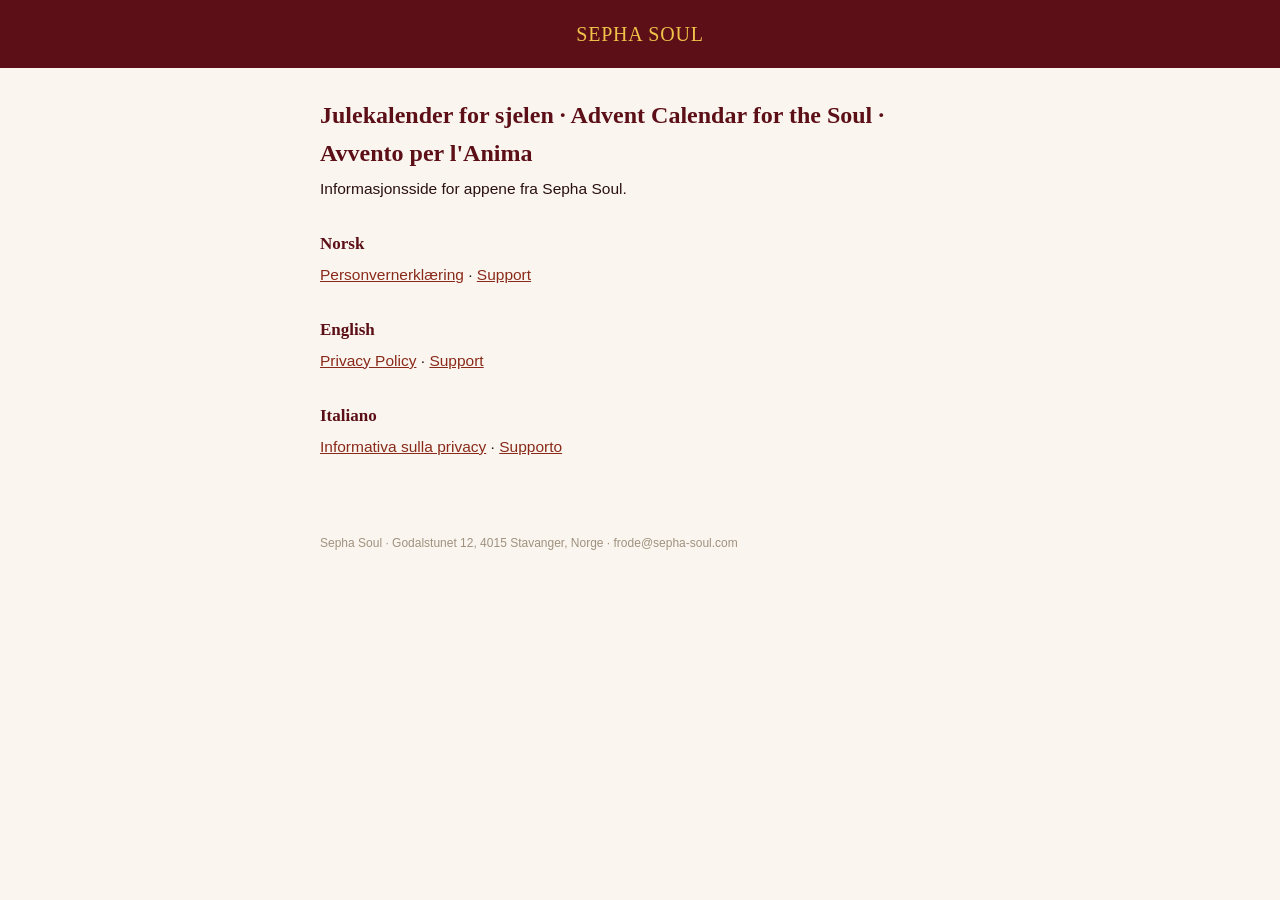
<file: index.html>
<!doctype html>
<html lang="no">
<head>
<meta charset="utf-8">
<meta name="viewport" content="width=device-width, initial-scale=1">
<title>Sepha Soul</title>
<link rel="stylesheet" href="style.css">
</head>
<body>
<div class="topbar">
  <div class="brand">SEPHA SOUL</div>
</div>
<main>
  <h1>Julekalender for sjelen · Advent Calendar for the Soul · Avvento per l'Anima</h1>
  <p>Informasjonsside for appene fra Sepha Soul.</p>
  <h2>Norsk</h2>
  <p><a href="privacy-no.html">Personvernerklæring</a> · <a href="support-no.html">Support</a></p>
  <h2>English</h2>
  <p><a href="privacy-en.html">Privacy Policy</a> · <a href="support-en.html">Support</a></p>
  <h2>Italiano</h2>
  <p><a href="privacy-it.html">Informativa sulla privacy</a> · <a href="support-it.html">Supporto</a></p>
</main>
<footer>Sepha Soul · Godalstunet 12, 4015 Stavanger, Norge · frode@sepha-soul.com</footer>
</body>
</html>
</file>
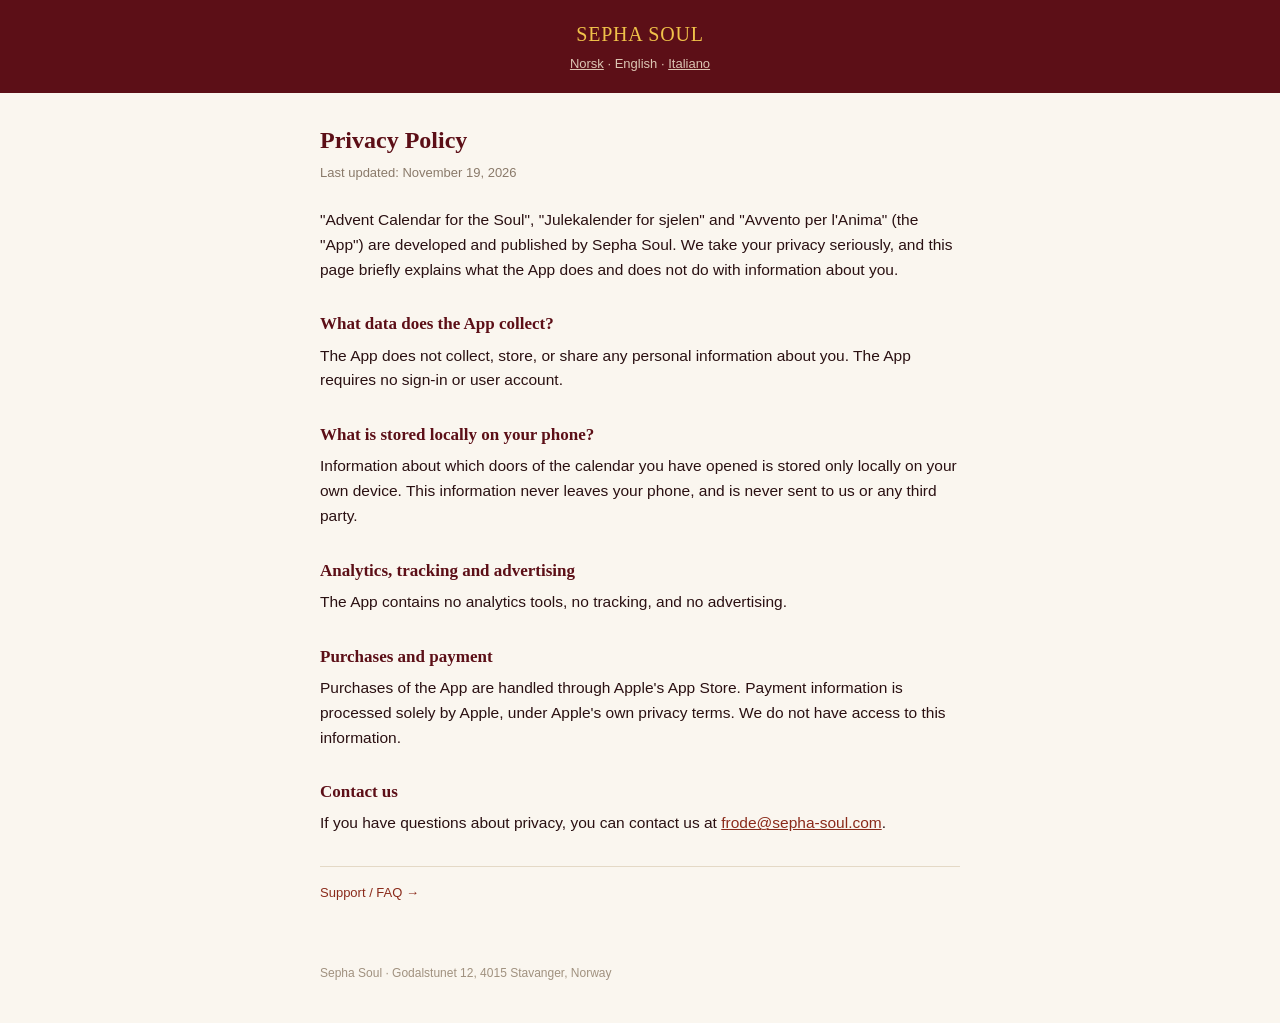
<file: privacy-en.html>
<!doctype html>
<html lang="en">
<head>
<meta charset="utf-8">
<meta name="viewport" content="width=device-width, initial-scale=1">
<title>Privacy Policy – Sepha Soul</title>
<link rel="stylesheet" href="style.css">
</head>
<body>
<div class="topbar">
  <div class="brand">SEPHA SOUL</div>
  <div class="lang"><a href="privacy-no.html" style="color:#f3e6cf">Norsk</a> · English · <a href="privacy-it.html" style="color:#f3e6cf">Italiano</a></div>
</div>
<main>
  <h1>Privacy Policy</h1>
  <div class="updated">Last updated: November 19, 2026</div>

  <p>"Advent Calendar for the Soul", "Julekalender for sjelen" and "Avvento per l'Anima" (the "App") are developed and published by Sepha Soul. We take your privacy seriously, and this page briefly explains what the App does and does not do with information about you.</p>

  <h2>What data does the App collect?</h2>
  <p>The App does not collect, store, or share any personal information about you. The App requires no sign-in or user account.</p>

  <h2>What is stored locally on your phone?</h2>
  <p>Information about which doors of the calendar you have opened is stored only locally on your own device. This information never leaves your phone, and is never sent to us or any third party.</p>

  <h2>Analytics, tracking and advertising</h2>
  <p>The App contains no analytics tools, no tracking, and no advertising.</p>

  <h2>Purchases and payment</h2>
  <p>Purchases of the App are handled through Apple's App Store. Payment information is processed solely by Apple, under Apple's own privacy terms. We do not have access to this information.</p>

  <h2>Contact us</h2>
  <p>If you have questions about privacy, you can contact us at <a href="mailto:frode@sepha-soul.com">frode@sepha-soul.com</a>.</p>

  <div class="langswitch">
    <a href="support-en.html">Support / FAQ →</a>
  </div>
</main>
<footer>Sepha Soul · Godalstunet 12, 4015 Stavanger, Norway</footer>
</body>
</html>
</file>
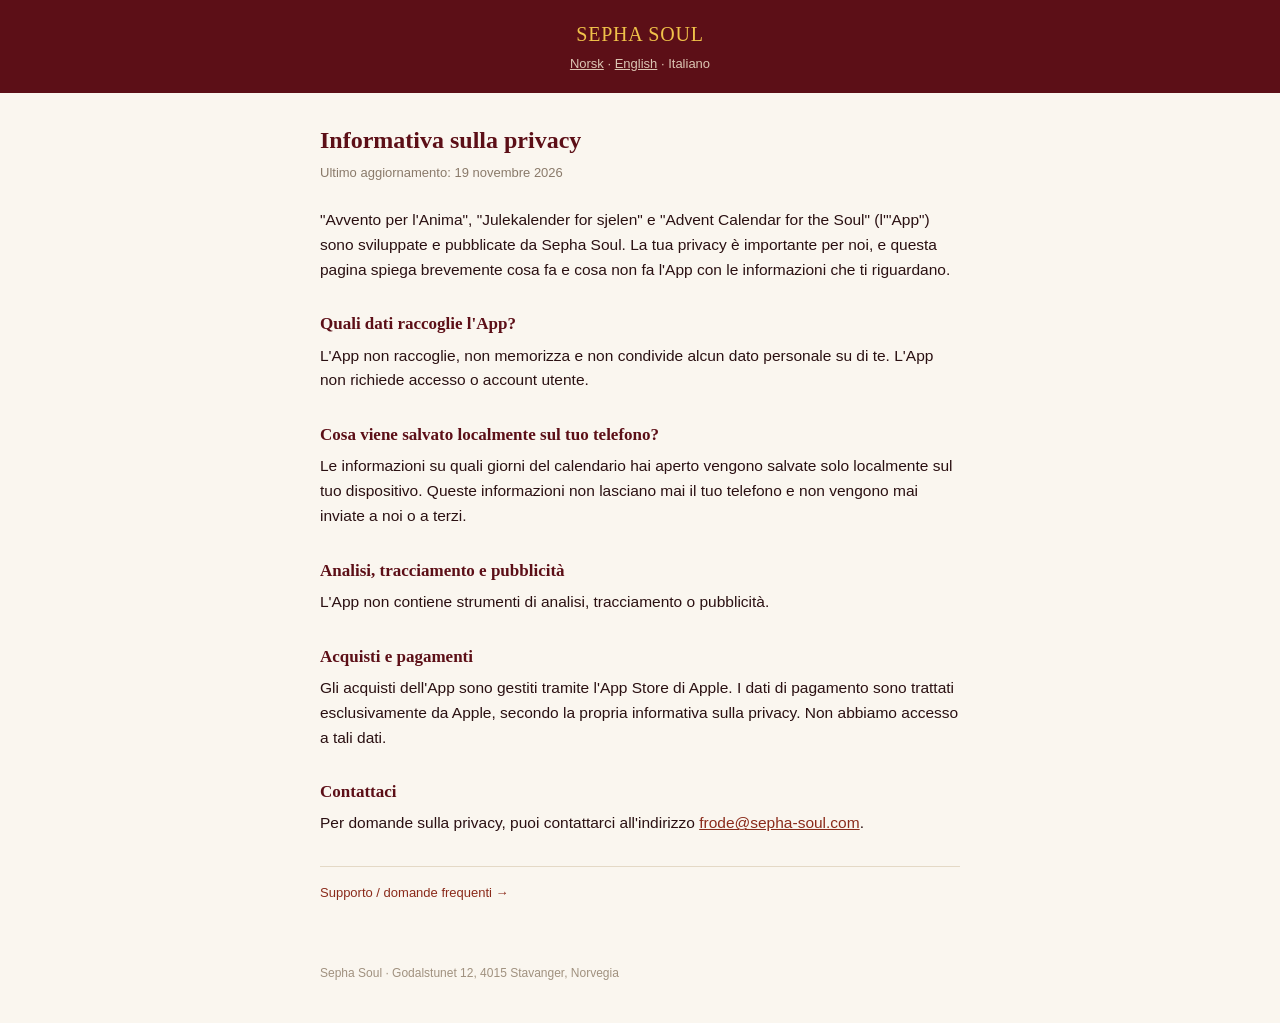
<file: privacy-it.html>
<!doctype html>
<html lang="it">
<head>
<meta charset="utf-8">
<meta name="viewport" content="width=device-width, initial-scale=1">
<title>Informativa sulla privacy – Sepha Soul</title>
<link rel="stylesheet" href="style.css">
</head>
<body>
<div class="topbar">
  <div class="brand">SEPHA SOUL</div>
  <div class="lang"><a href="privacy-no.html" style="color:#f3e6cf">Norsk</a> · <a href="privacy-en.html" style="color:#f3e6cf">English</a> · Italiano</div>
</div>
<main>
  <h1>Informativa sulla privacy</h1>
  <div class="updated">Ultimo aggiornamento: 19 novembre 2026</div>

  <p>"Avvento per l'Anima", "Julekalender for sjelen" e "Advent Calendar for the Soul" (l'"App") sono sviluppate e pubblicate da Sepha Soul. La tua privacy è importante per noi, e questa pagina spiega brevemente cosa fa e cosa non fa l'App con le informazioni che ti riguardano.</p>

  <h2>Quali dati raccoglie l'App?</h2>
  <p>L'App non raccoglie, non memorizza e non condivide alcun dato personale su di te. L'App non richiede accesso o account utente.</p>

  <h2>Cosa viene salvato localmente sul tuo telefono?</h2>
  <p>Le informazioni su quali giorni del calendario hai aperto vengono salvate solo localmente sul tuo dispositivo. Queste informazioni non lasciano mai il tuo telefono e non vengono mai inviate a noi o a terzi.</p>

  <h2>Analisi, tracciamento e pubblicità</h2>
  <p>L'App non contiene strumenti di analisi, tracciamento o pubblicità.</p>

  <h2>Acquisti e pagamenti</h2>
  <p>Gli acquisti dell'App sono gestiti tramite l'App Store di Apple. I dati di pagamento sono trattati esclusivamente da Apple, secondo la propria informativa sulla privacy. Non abbiamo accesso a tali dati.</p>

  <h2>Contattaci</h2>
  <p>Per domande sulla privacy, puoi contattarci all'indirizzo <a href="mailto:frode@sepha-soul.com">frode@sepha-soul.com</a>.</p>

  <div class="langswitch">
    <a href="support-it.html">Supporto / domande frequenti →</a>
  </div>
</main>
<footer>Sepha Soul · Godalstunet 12, 4015 Stavanger, Norvegia</footer>
</body>
</html>
</file>
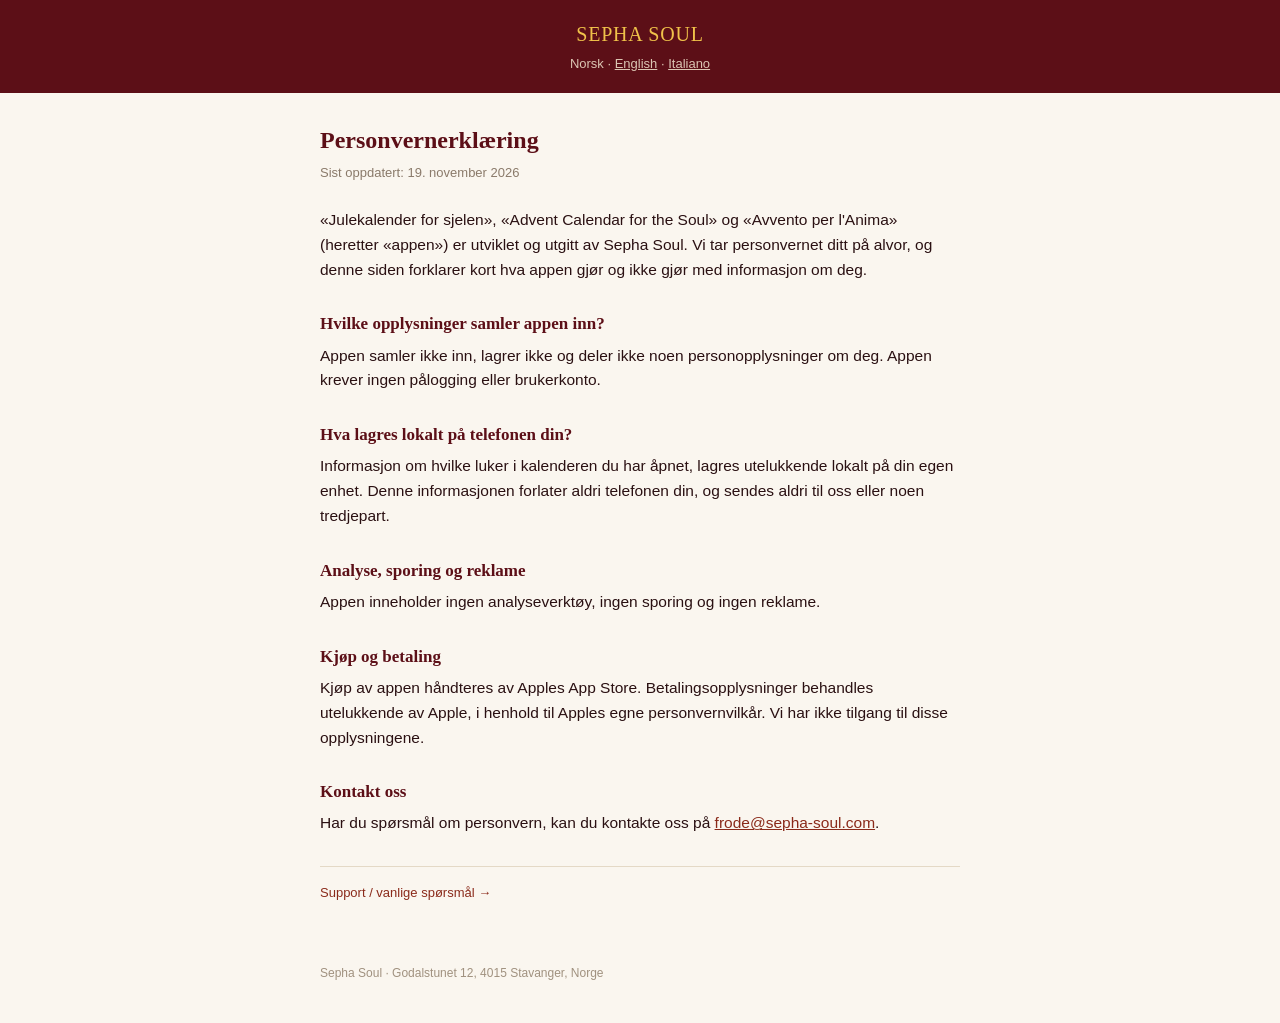
<file: privacy-no.html>
<!doctype html>
<html lang="no">
<head>
<meta charset="utf-8">
<meta name="viewport" content="width=device-width, initial-scale=1">
<title>Personvernerklæring – Sepha Soul</title>
<link rel="stylesheet" href="style.css">
</head>
<body>
<div class="topbar">
  <div class="brand">SEPHA SOUL</div>
  <div class="lang">Norsk · <a href="privacy-en.html" style="color:#f3e6cf">English</a> · <a href="privacy-it.html" style="color:#f3e6cf">Italiano</a></div>
</div>
<main>
  <h1>Personvernerklæring</h1>
  <div class="updated">Sist oppdatert: 19. november 2026</div>

  <p>«Julekalender for sjelen», «Advent Calendar for the Soul» og «Avvento per l'Anima» (heretter «appen») er utviklet og utgitt av Sepha Soul. Vi tar personvernet ditt på alvor, og denne siden forklarer kort hva appen gjør og ikke gjør med informasjon om deg.</p>

  <h2>Hvilke opplysninger samler appen inn?</h2>
  <p>Appen samler ikke inn, lagrer ikke og deler ikke noen personopplysninger om deg. Appen krever ingen pålogging eller brukerkonto.</p>

  <h2>Hva lagres lokalt på telefonen din?</h2>
  <p>Informasjon om hvilke luker i kalenderen du har åpnet, lagres utelukkende lokalt på din egen enhet. Denne informasjonen forlater aldri telefonen din, og sendes aldri til oss eller noen tredjepart.</p>

  <h2>Analyse, sporing og reklame</h2>
  <p>Appen inneholder ingen analyseverktøy, ingen sporing og ingen reklame.</p>

  <h2>Kjøp og betaling</h2>
  <p>Kjøp av appen håndteres av Apples App Store. Betalingsopplysninger behandles utelukkende av Apple, i henhold til Apples egne personvernvilkår. Vi har ikke tilgang til disse opplysningene.</p>

  <h2>Kontakt oss</h2>
  <p>Har du spørsmål om personvern, kan du kontakte oss på <a href="mailto:frode@sepha-soul.com">frode@sepha-soul.com</a>.</p>

  <div class="langswitch">
    <a href="support-no.html">Support / vanlige spørsmål →</a>
  </div>
</main>
<footer>Sepha Soul · Godalstunet 12, 4015 Stavanger, Norge</footer>
</body>
</html>
</file>
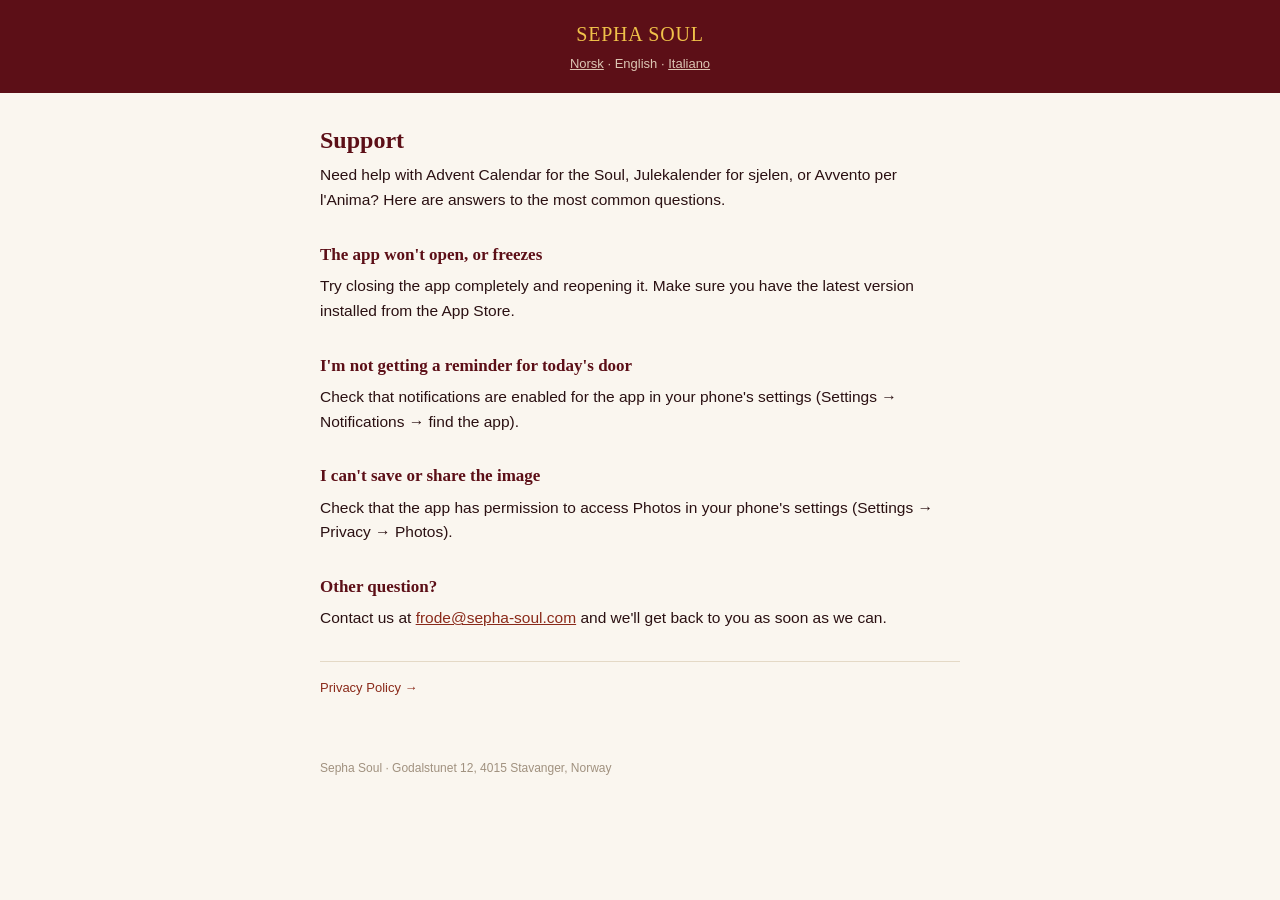
<file: support-en.html>
<!doctype html>
<html lang="en">
<head>
<meta charset="utf-8">
<meta name="viewport" content="width=device-width, initial-scale=1">
<title>Support – Sepha Soul</title>
<link rel="stylesheet" href="style.css">
</head>
<body>
<div class="topbar">
  <div class="brand">SEPHA SOUL</div>
  <div class="lang"><a href="support-no.html" style="color:#f3e6cf">Norsk</a> · English · <a href="support-it.html" style="color:#f3e6cf">Italiano</a></div>
</div>
<main>
  <h1>Support</h1>
  <p>Need help with Advent Calendar for the Soul, Julekalender for sjelen, or Avvento per l'Anima? Here are answers to the most common questions.</p>

  <h2>The app won't open, or freezes</h2>
  <p>Try closing the app completely and reopening it. Make sure you have the latest version installed from the App Store.</p>

  <h2>I'm not getting a reminder for today's door</h2>
  <p>Check that notifications are enabled for the app in your phone's settings (Settings → Notifications → find the app).</p>

  <h2>I can't save or share the image</h2>
  <p>Check that the app has permission to access Photos in your phone's settings (Settings → Privacy → Photos).</p>

  <h2>Other question?</h2>
  <p>Contact us at <a href="mailto:frode@sepha-soul.com">frode@sepha-soul.com</a> and we'll get back to you as soon as we can.</p>

  <div class="langswitch">
    <a href="privacy-en.html">Privacy Policy →</a>
  </div>
</main>
<footer>Sepha Soul · Godalstunet 12, 4015 Stavanger, Norway</footer>
</body>
</html>
</file>
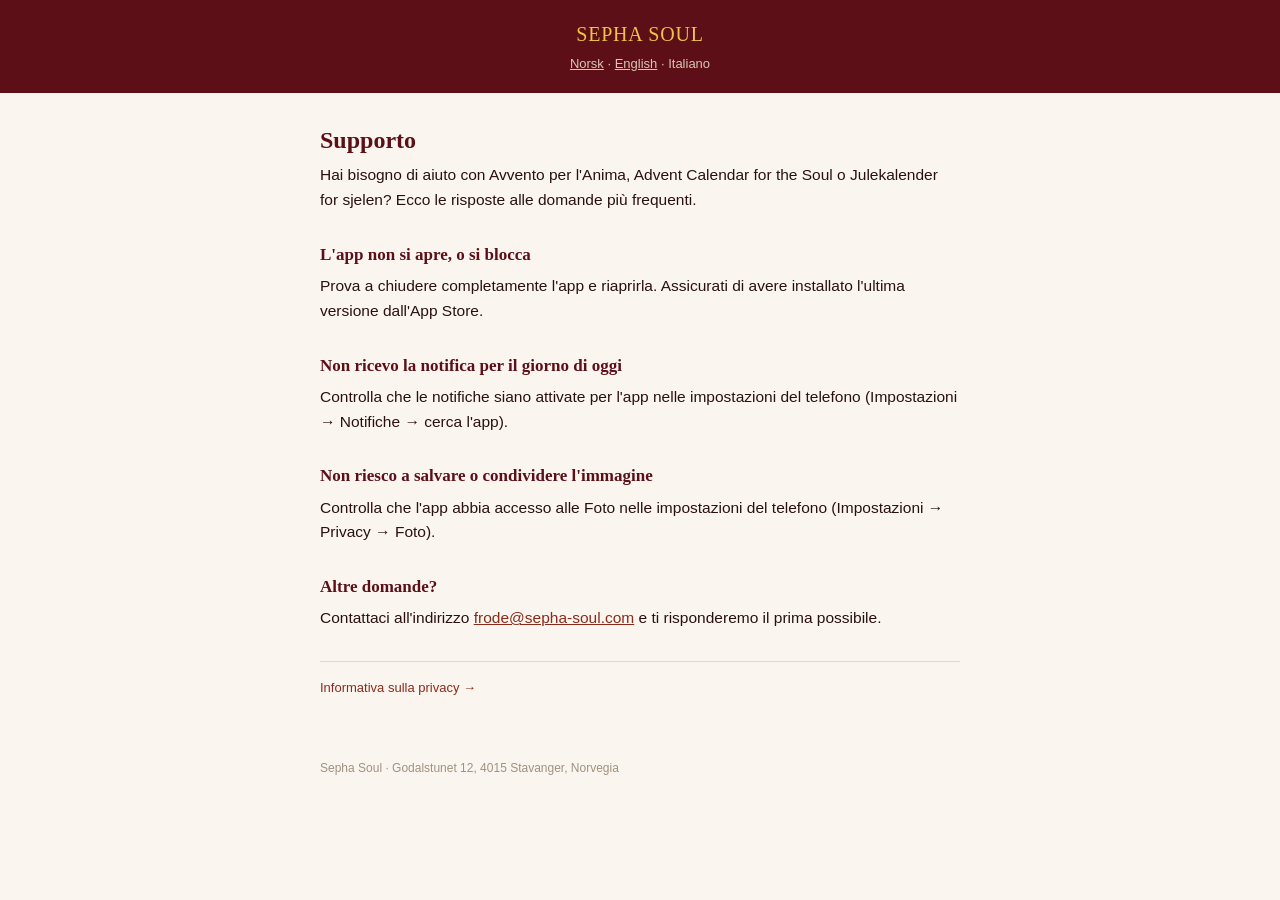
<file: support-it.html>
<!doctype html>
<html lang="it">
<head>
<meta charset="utf-8">
<meta name="viewport" content="width=device-width, initial-scale=1">
<title>Supporto – Sepha Soul</title>
<link rel="stylesheet" href="style.css">
</head>
<body>
<div class="topbar">
  <div class="brand">SEPHA SOUL</div>
  <div class="lang"><a href="support-no.html" style="color:#f3e6cf">Norsk</a> · <a href="support-en.html" style="color:#f3e6cf">English</a> · Italiano</div>
</div>
<main>
  <h1>Supporto</h1>
  <p>Hai bisogno di aiuto con Avvento per l'Anima, Advent Calendar for the Soul o Julekalender for sjelen? Ecco le risposte alle domande più frequenti.</p>

  <h2>L'app non si apre, o si blocca</h2>
  <p>Prova a chiudere completamente l'app e riaprirla. Assicurati di avere installato l'ultima versione dall'App Store.</p>

  <h2>Non ricevo la notifica per il giorno di oggi</h2>
  <p>Controlla che le notifiche siano attivate per l'app nelle impostazioni del telefono (Impostazioni → Notifiche → cerca l'app).</p>

  <h2>Non riesco a salvare o condividere l'immagine</h2>
  <p>Controlla che l'app abbia accesso alle Foto nelle impostazioni del telefono (Impostazioni → Privacy → Foto).</p>

  <h2>Altre domande?</h2>
  <p>Contattaci all'indirizzo <a href="mailto:frode@sepha-soul.com">frode@sepha-soul.com</a> e ti risponderemo il prima possibile.</p>

  <div class="langswitch">
    <a href="privacy-it.html">Informativa sulla privacy →</a>
  </div>
</main>
<footer>Sepha Soul · Godalstunet 12, 4015 Stavanger, Norvegia</footer>
</body>
</html>
</file>
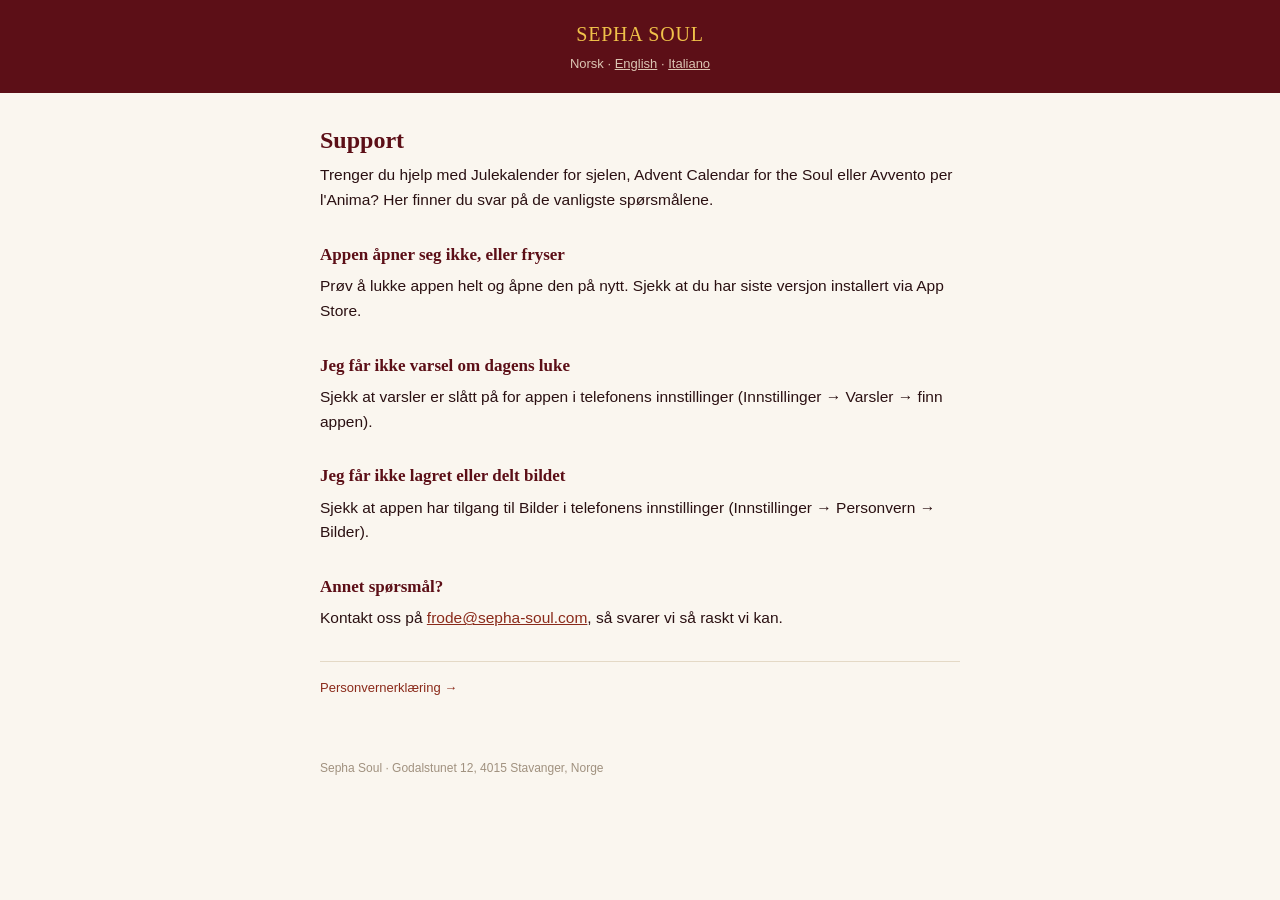
<file: support-no.html>
<!doctype html>
<html lang="no">
<head>
<meta charset="utf-8">
<meta name="viewport" content="width=device-width, initial-scale=1">
<title>Support – Sepha Soul</title>
<link rel="stylesheet" href="style.css">
</head>
<body>
<div class="topbar">
  <div class="brand">SEPHA SOUL</div>
  <div class="lang">Norsk · <a href="support-en.html" style="color:#f3e6cf">English</a> · <a href="support-it.html" style="color:#f3e6cf">Italiano</a></div>
</div>
<main>
  <h1>Support</h1>
  <p>Trenger du hjelp med Julekalender for sjelen, Advent Calendar for the Soul eller Avvento per l'Anima? Her finner du svar på de vanligste spørsmålene.</p>

  <h2>Appen åpner seg ikke, eller fryser</h2>
  <p>Prøv å lukke appen helt og åpne den på nytt. Sjekk at du har siste versjon installert via App Store.</p>

  <h2>Jeg får ikke varsel om dagens luke</h2>
  <p>Sjekk at varsler er slått på for appen i telefonens innstillinger (Innstillinger → Varsler → finn appen).</p>

  <h2>Jeg får ikke lagret eller delt bildet</h2>
  <p>Sjekk at appen har tilgang til Bilder i telefonens innstillinger (Innstillinger → Personvern → Bilder).</p>

  <h2>Annet spørsmål?</h2>
  <p>Kontakt oss på <a href="mailto:frode@sepha-soul.com">frode@sepha-soul.com</a>, så svarer vi så raskt vi kan.</p>

  <div class="langswitch">
    <a href="privacy-no.html">Personvernerklæring →</a>
  </div>
</main>
<footer>Sepha Soul · Godalstunet 12, 4015 Stavanger, Norge</footer>
</body>
</html>
</file>
<file: style.css>
body{margin:0;background:#faf6ef;color:#2a1012;font-family:-apple-system,"Segoe UI",Arial,sans-serif;line-height:1.6}
.topbar{background:#5c0f17;color:#f3e6cf;padding:18px 20px;text-align:center}
.topbar .brand{font-family:Georgia,"Times New Roman",serif;font-size:20px;letter-spacing:.04em;color:#f0c24a}
.topbar .lang{font-size:13px;opacity:.85;margin-top:4px}
main{max-width:640px;margin:0 auto;padding:28px 20px 60px}
h1{font-family:Georgia,"Times New Roman",serif;color:#5c0f17;font-size:24px;margin:0 0 4px}
.updated{color:#8a7a6a;font-size:13px;margin-bottom:24px}
h2{font-family:Georgia,"Times New Roman",serif;color:#5c0f17;font-size:17px;margin:28px 0 6px}
p{margin:0 0 14px;font-size:15.5px}
a{color:#8a2a1a}
.langswitch{margin-top:30px;padding-top:16px;border-top:1px solid #e4d9c6;font-size:13px}
.langswitch a{margin-right:14px;text-decoration:none;color:#8a2a1a}
footer{max-width:640px;margin:0 auto;padding:0 20px 40px;font-size:12px;color:#a0917f}
</file>
